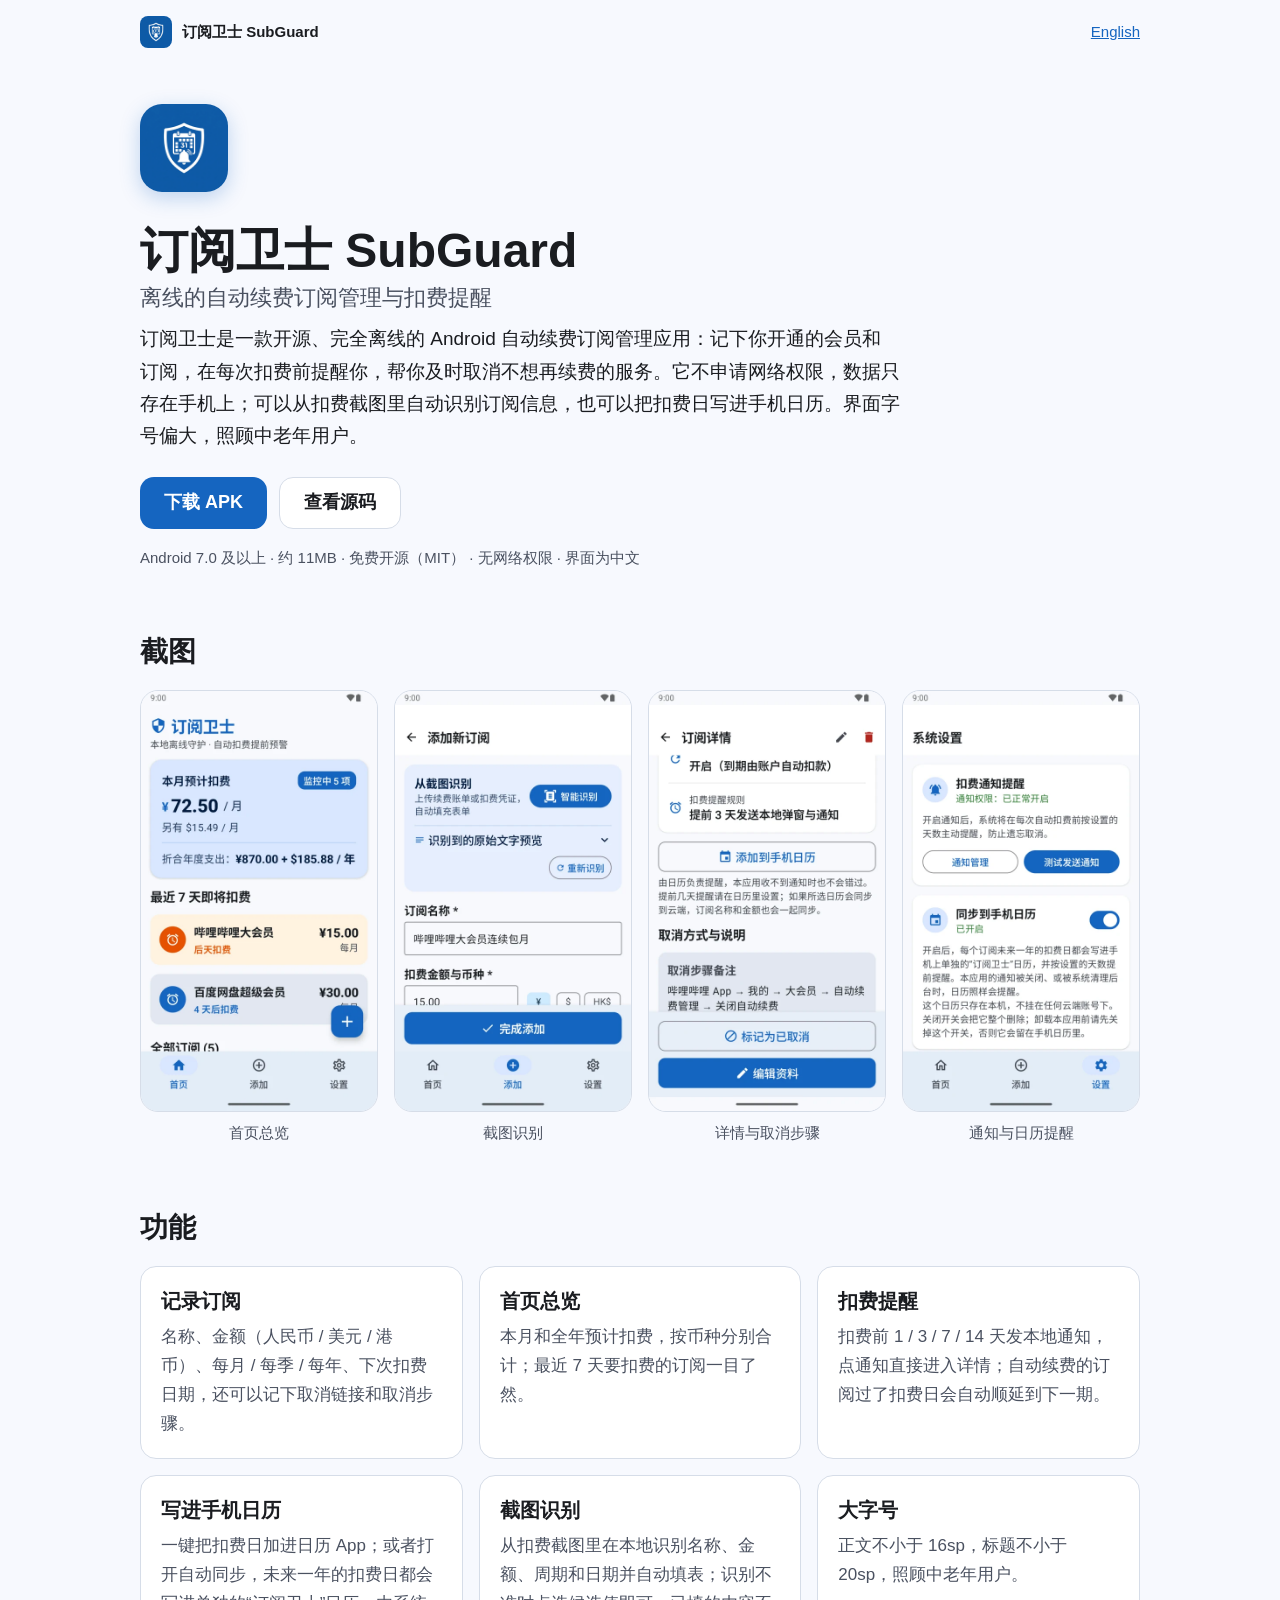
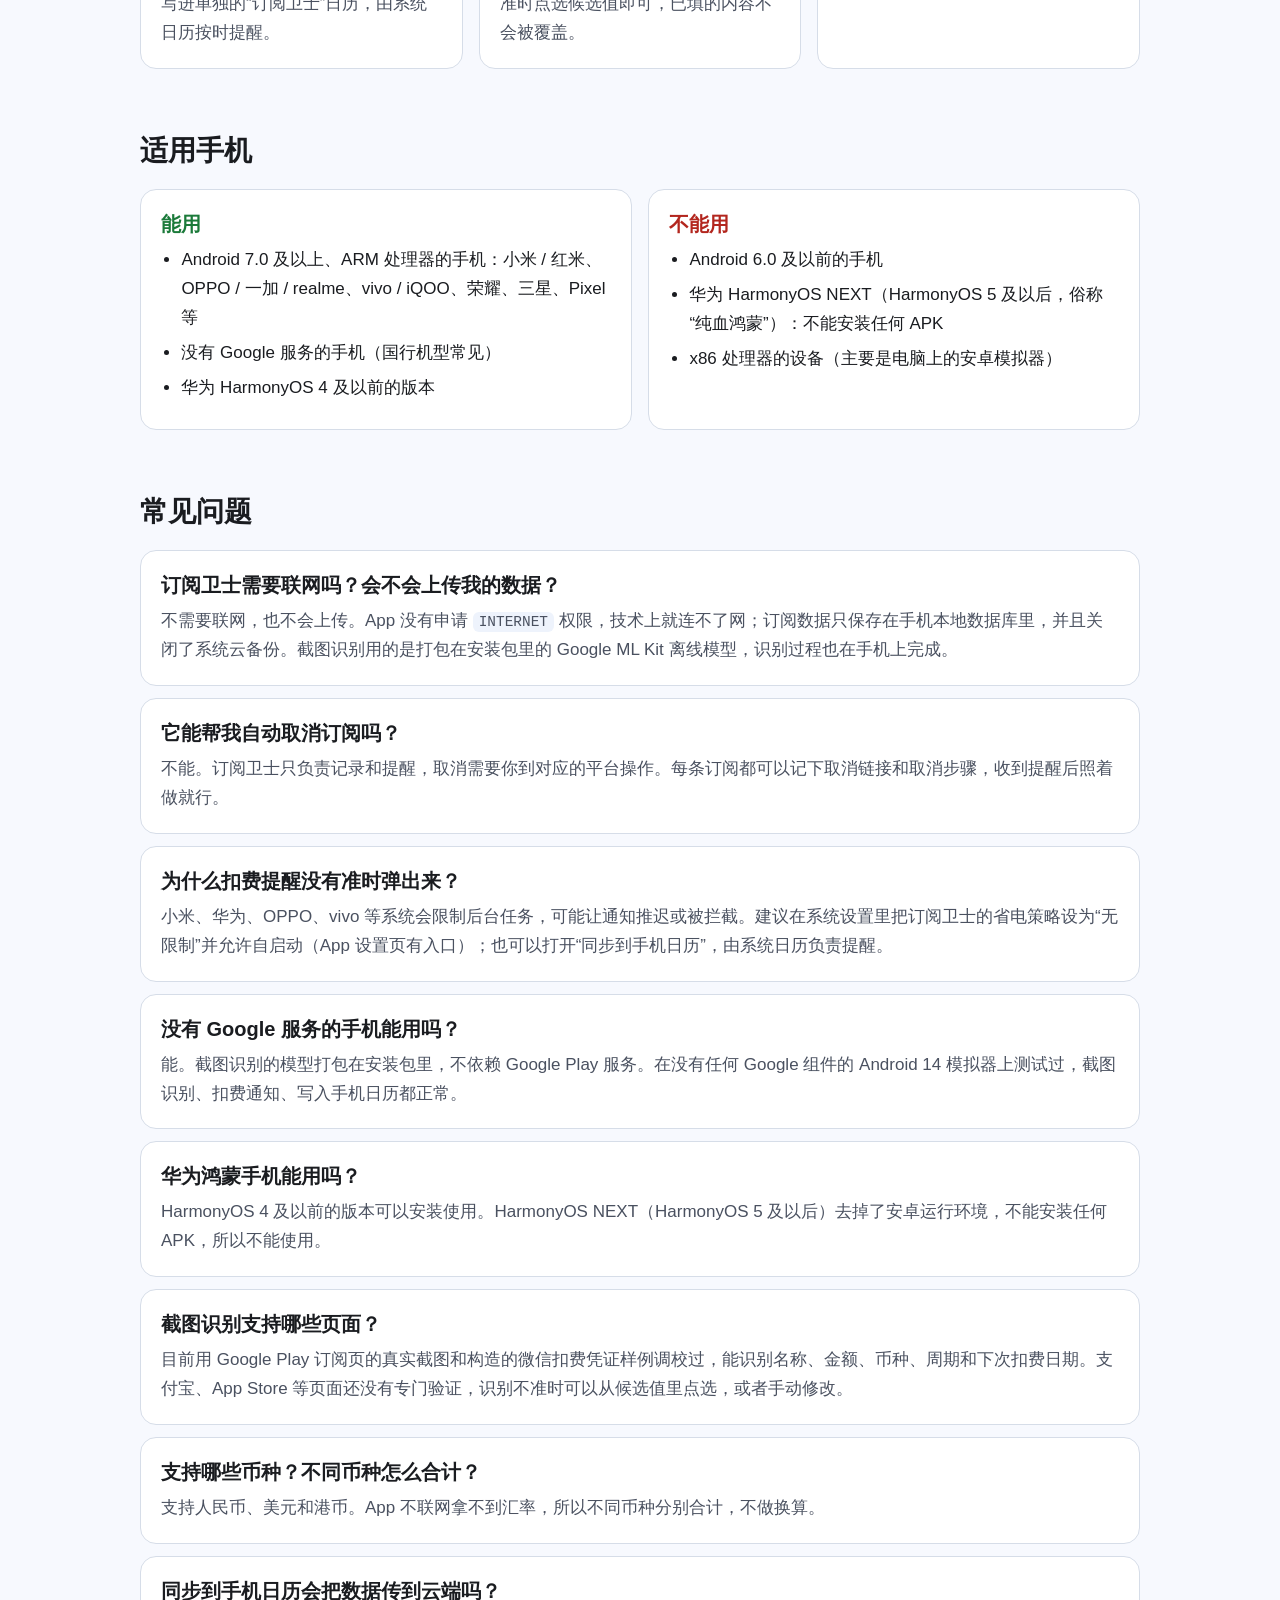
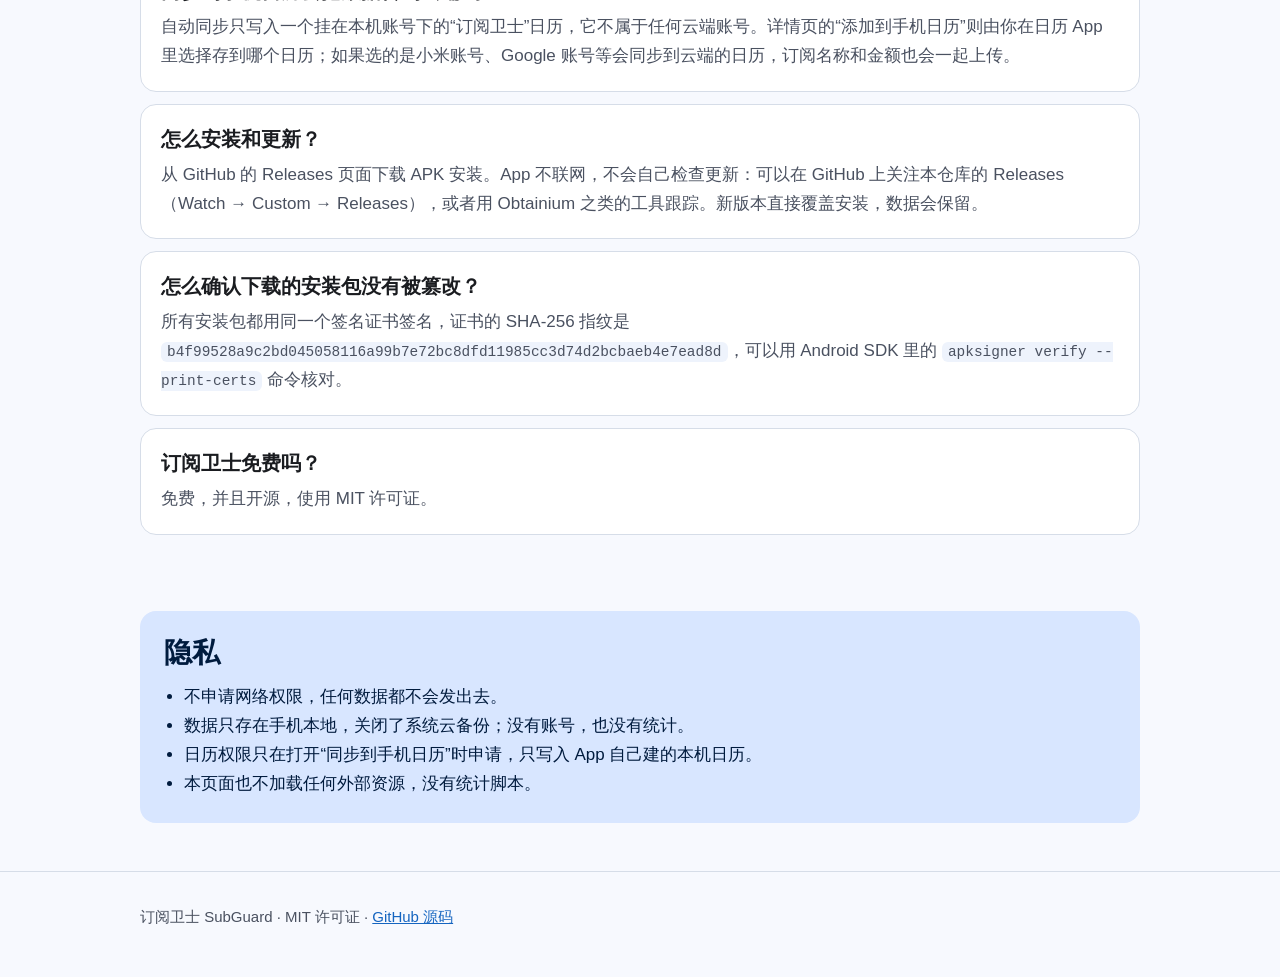
<file: docs/index.html>
<!doctype html>
<html lang="zh-CN">
<head>
  <meta charset="utf-8">
  <meta name="viewport" content="width=device-width, initial-scale=1">
  <title>订阅卫士 SubGuard：离线的 Android 自动续费订阅管理与扣费提醒 App</title>
  <meta name="description" content="订阅卫士是一款开源、完全离线的 Android 自动续费订阅管理应用：记录会员订阅，扣费前提醒，支持截图识别和手机日历提醒，不申请网络权限，数据只存在手机上。免费下载 APK。">
  <link rel="canonical" href="https://ike-li.github.io/subscription-charge-guardian/">
  <link rel="alternate" hreflang="zh-CN" href="https://ike-li.github.io/subscription-charge-guardian/">
  <link rel="alternate" hreflang="en" href="https://ike-li.github.io/subscription-charge-guardian/en/">
  <link rel="alternate" hreflang="x-default" href="https://ike-li.github.io/subscription-charge-guardian/">
  <meta name="theme-color" content="#1565c0">
  <link rel="icon" type="image/png" href="icon.png">
  <link rel="apple-touch-icon" href="icon.png">
  <meta property="og:type" content="website">
  <meta property="og:site_name" content="订阅卫士 SubGuard">
  <meta property="og:locale" content="zh_CN">
  <meta property="og:title" content="订阅卫士 SubGuard：离线的 Android 自动续费订阅管理与扣费提醒 App">
  <meta property="og:description" content="订阅卫士是一款开源、完全离线的 Android 自动续费订阅管理应用：记录会员订阅，扣费前提醒，支持截图识别和手机日历提醒，不申请网络权限，数据只存在手机上。免费下载 APK。">
  <meta property="og:url" content="https://ike-li.github.io/subscription-charge-guardian/">
  <meta property="og:image" content="https://ike-li.github.io/subscription-charge-guardian/social-preview.png">
  <meta property="og:image:width" content="1280">
  <meta property="og:image:height" content="640">
  <meta name="twitter:card" content="summary_large_image">
  <link rel="stylesheet" href="style.css">
  <script type="application/ld+json">
{
  "@context": "https://schema.org",
  "@graph": [
    {
      "@type": "SoftwareApplication",
      "name": "订阅卫士",
      "alternateName": "SubGuard",
      "description": "订阅卫士是一款开源、完全离线的 Android 自动续费订阅管理应用：记录会员订阅，扣费前提醒，支持截图识别和手机日历提醒，不申请网络权限，数据只存在手机上。免费下载 APK。",
      "url": "https://ike-li.github.io/subscription-charge-guardian/",
      "image": "https://ike-li.github.io/subscription-charge-guardian/icon.png",
      "screenshot": [
        "https://ike-li.github.io/subscription-charge-guardian/screenshots/home.webp",
        "https://ike-li.github.io/subscription-charge-guardian/screenshots/ocr.webp",
        "https://ike-li.github.io/subscription-charge-guardian/screenshots/detail.webp",
        "https://ike-li.github.io/subscription-charge-guardian/screenshots/settings.webp"
      ],
      "applicationCategory": "FinanceApplication",
      "operatingSystem": "Android 7.0 及以上",
      "downloadUrl": "https://github.com/Ike-li/subscription-charge-guardian/releases/latest",
      "fileSize": "11MB",
      "isAccessibleForFree": true,
      "offers": {
        "@type": "Offer",
        "price": "0",
        "priceCurrency": "USD"
      },
      "license": "https://opensource.org/licenses/MIT",
      "author": {
        "@type": "Person",
        "name": "Ike-li",
        "url": "https://github.com/Ike-li"
      },
      "sameAs": [
        "https://github.com/Ike-li/subscription-charge-guardian"
      ],
      "inLanguage": "zh-CN"
    },
    {
      "@type": "FAQPage",
      "inLanguage": "zh-CN",
      "mainEntity": [
        {
          "@type": "Question",
          "name": "订阅卫士需要联网吗？会不会上传我的数据？",
          "acceptedAnswer": {
            "@type": "Answer",
            "text": "不需要联网，也不会上传。App 没有申请 INTERNET 权限，技术上就连不了网；订阅数据只保存在手机本地数据库里，并且关闭了系统云备份。截图识别用的是打包在安装包里的 Google ML Kit 离线模型，识别过程也在手机上完成。"
          }
        },
        {
          "@type": "Question",
          "name": "它能帮我自动取消订阅吗？",
          "acceptedAnswer": {
            "@type": "Answer",
            "text": "不能。订阅卫士只负责记录和提醒，取消需要你到对应的平台操作。每条订阅都可以记下取消链接和取消步骤，收到提醒后照着做就行。"
          }
        },
        {
          "@type": "Question",
          "name": "为什么扣费提醒没有准时弹出来？",
          "acceptedAnswer": {
            "@type": "Answer",
            "text": "小米、华为、OPPO、vivo 等系统会限制后台任务，可能让通知推迟或被拦截。建议在系统设置里把订阅卫士的省电策略设为“无限制”并允许自启动（App 设置页有入口）；也可以打开“同步到手机日历”，由系统日历负责提醒。"
          }
        },
        {
          "@type": "Question",
          "name": "没有 Google 服务的手机能用吗？",
          "acceptedAnswer": {
            "@type": "Answer",
            "text": "能。截图识别的模型打包在安装包里，不依赖 Google Play 服务。在没有任何 Google 组件的 Android 14 模拟器上测试过，截图识别、扣费通知、写入手机日历都正常。"
          }
        },
        {
          "@type": "Question",
          "name": "华为鸿蒙手机能用吗？",
          "acceptedAnswer": {
            "@type": "Answer",
            "text": "HarmonyOS 4 及以前的版本可以安装使用。HarmonyOS NEXT（HarmonyOS 5 及以后）去掉了安卓运行环境，不能安装任何 APK，所以不能使用。"
          }
        },
        {
          "@type": "Question",
          "name": "截图识别支持哪些页面？",
          "acceptedAnswer": {
            "@type": "Answer",
            "text": "目前用 Google Play 订阅页的真实截图和构造的微信扣费凭证样例调校过，能识别名称、金额、币种、周期和下次扣费日期。支付宝、App Store 等页面还没有专门验证，识别不准时可以从候选值里点选，或者手动修改。"
          }
        },
        {
          "@type": "Question",
          "name": "支持哪些币种？不同币种怎么合计？",
          "acceptedAnswer": {
            "@type": "Answer",
            "text": "支持人民币、美元和港币。App 不联网拿不到汇率，所以不同币种分别合计，不做换算。"
          }
        },
        {
          "@type": "Question",
          "name": "同步到手机日历会把数据传到云端吗？",
          "acceptedAnswer": {
            "@type": "Answer",
            "text": "自动同步只写入一个挂在本机账号下的“订阅卫士”日历，它不属于任何云端账号。详情页的“添加到手机日历”则由你在日历 App 里选择存到哪个日历；如果选的是小米账号、Google 账号等会同步到云端的日历，订阅名称和金额也会一起上传。"
          }
        },
        {
          "@type": "Question",
          "name": "怎么安装和更新？",
          "acceptedAnswer": {
            "@type": "Answer",
            "text": "从 GitHub 的 Releases 页面下载 APK 安装。App 不联网，不会自己检查更新：可以在 GitHub 上关注本仓库的 Releases（Watch → Custom → Releases），或者用 Obtainium 之类的工具跟踪。新版本直接覆盖安装，数据会保留。"
          }
        },
        {
          "@type": "Question",
          "name": "怎么确认下载的安装包没有被篡改？",
          "acceptedAnswer": {
            "@type": "Answer",
            "text": "所有安装包都用同一个签名证书签名，证书的 SHA-256 指纹是 b4f99528a9c2bd045058116a99b7e72bc8dfd11985cc3d74d2bcbaeb4e7ead8d，可以用 Android SDK 里的 apksigner verify --print-certs 命令核对。"
          }
        },
        {
          "@type": "Question",
          "name": "订阅卫士免费吗？",
          "acceptedAnswer": {
            "@type": "Answer",
            "text": "免费，并且开源，使用 MIT 许可证。"
          }
        }
      ]
    }
  ]
}
  </script>
</head>
<body>
  <div class="wrap">
    <nav class="topbar">
      <a class="brand" href=""><img src="icon.png" width="32" height="32" alt="">订阅卫士 SubGuard</a>
      <a href="en/" hreflang="en">English</a>
    </nav>
  </div>
  <main class="wrap">
    <header class="hero">
      <img class="icon" src="icon.png" width="88" height="88" alt="订阅卫士图标">
      <h1>订阅卫士 SubGuard<small>离线的自动续费订阅管理与扣费提醒</small></h1>
      <p class="lead">订阅卫士是一款开源、完全离线的 Android 自动续费订阅管理应用：记下你开通的会员和订阅，在每次扣费前提醒你，帮你及时取消不想再续费的服务。它不申请网络权限，数据只存在手机上；可以从扣费截图里自动识别订阅信息，也可以把扣费日写进手机日历。界面字号偏大，照顾中老年用户。</p>
      <div class="actions">
        <a class="btn btn-primary" href="https://github.com/Ike-li/subscription-charge-guardian/releases/latest">下载 APK</a>
        <a class="btn btn-outline" href="https://github.com/Ike-li/subscription-charge-guardian">查看源码</a>
      </div>
      <p class="facts">Android 7.0 及以上 · 约 11MB · 免费开源（MIT） · 无网络权限 · 界面为中文</p>
    </header>

    <section aria-labelledby="shots">
      <h2 id="shots">截图</h2>
      <div class="shots">
      <figure><img src="screenshots/home.webp" width="540" height="960" alt="订阅卫士首页：本月预计扣费 ¥72.50，另有 $15.49；最近 7 天即将扣费的哔哩哔哩大会员和百度网盘超级会员"><figcaption>首页总览</figcaption></figure>
      <figure><img src="screenshots/ocr.webp" width="540" height="960" alt="截图识别：从微信扣费凭证截图自动填入订阅名称“哔哩哔哩大会员连续包月”和金额 15.00 元" loading="lazy"><figcaption>截图识别</figcaption></figure>
      <figure><img src="screenshots/detail.webp" width="540" height="960" alt="订阅详情页：“添加到手机日历”按钮，以及记下的取消自动续费步骤" loading="lazy"><figcaption>详情与取消步骤</figcaption></figure>
      <figure><img src="screenshots/settings.webp" width="540" height="960" alt="设置页：扣费通知提醒，以及已开启的“同步到手机日历”开关" loading="lazy"><figcaption>通知与日历提醒</figcaption></figure>
      </div>
    </section>

    <section aria-labelledby="features">
      <h2 id="features">功能</h2>
      <div class="cards">
      <div class="card"><h3>记录订阅</h3><p>名称、金额（人民币 / 美元 / 港币）、每月 / 每季 / 每年、下次扣费日期，还可以记下取消链接和取消步骤。</p></div>
      <div class="card"><h3>首页总览</h3><p>本月和全年预计扣费，按币种分别合计；最近 7 天要扣费的订阅一目了然。</p></div>
      <div class="card"><h3>扣费提醒</h3><p>扣费前 1 / 3 / 7 / 14 天发本地通知，点通知直接进入详情；自动续费的订阅过了扣费日会自动顺延到下一期。</p></div>
      <div class="card"><h3>写进手机日历</h3><p>一键把扣费日加进日历 App；或者打开自动同步，未来一年的扣费日都会写进单独的“订阅卫士”日历，由系统日历按时提醒。</p></div>
      <div class="card"><h3>截图识别</h3><p>从扣费截图里在本地识别名称、金额、周期和日期并自动填表；识别不准时点选候选值即可，已填的内容不会被覆盖。</p></div>
      <div class="card"><h3>大字号</h3><p>正文不小于 16sp，标题不小于 20sp，照顾中老年用户。</p></div>
      </div>
    </section>

    <section aria-labelledby="compat">
      <h2 id="compat">适用手机</h2>
      <div class="compat">
        <div class="card ok"><h3>能用</h3><ul>
          <li>Android 7.0 及以上、ARM 处理器的手机：小米 / 红米、OPPO / 一加 / realme、vivo / iQOO、荣耀、三星、Pixel 等</li>
          <li>没有 Google 服务的手机（国行机型常见）</li>
          <li>华为 HarmonyOS 4 及以前的版本</li>
        </ul></div>
        <div class="card no"><h3>不能用</h3><ul>
          <li>Android 6.0 及以前的手机</li>
          <li>华为 HarmonyOS NEXT（HarmonyOS 5 及以后，俗称“纯血鸿蒙”）：不能安装任何 APK</li>
          <li>x86 处理器的设备（主要是电脑上的安卓模拟器）</li>
        </ul></div>
      </div>
    </section>

    <section class="faq" aria-labelledby="faq">
      <h2 id="faq">常见问题</h2>
      <div class="item"><h3>订阅卫士需要联网吗？会不会上传我的数据？</h3><p>不需要联网，也不会上传。App 没有申请 <code>INTERNET</code> 权限，技术上就连不了网；订阅数据只保存在手机本地数据库里，并且关闭了系统云备份。截图识别用的是打包在安装包里的 Google ML Kit 离线模型，识别过程也在手机上完成。</p></div>
      <div class="item"><h3>它能帮我自动取消订阅吗？</h3><p>不能。订阅卫士只负责记录和提醒，取消需要你到对应的平台操作。每条订阅都可以记下取消链接和取消步骤，收到提醒后照着做就行。</p></div>
      <div class="item"><h3>为什么扣费提醒没有准时弹出来？</h3><p>小米、华为、OPPO、vivo 等系统会限制后台任务，可能让通知推迟或被拦截。建议在系统设置里把订阅卫士的省电策略设为“无限制”并允许自启动（App 设置页有入口）；也可以打开“同步到手机日历”，由系统日历负责提醒。</p></div>
      <div class="item"><h3>没有 Google 服务的手机能用吗？</h3><p>能。截图识别的模型打包在安装包里，不依赖 Google Play 服务。在没有任何 Google 组件的 Android 14 模拟器上测试过，截图识别、扣费通知、写入手机日历都正常。</p></div>
      <div class="item"><h3>华为鸿蒙手机能用吗？</h3><p>HarmonyOS 4 及以前的版本可以安装使用。HarmonyOS NEXT（HarmonyOS 5 及以后）去掉了安卓运行环境，不能安装任何 APK，所以不能使用。</p></div>
      <div class="item"><h3>截图识别支持哪些页面？</h3><p>目前用 Google Play 订阅页的真实截图和构造的微信扣费凭证样例调校过，能识别名称、金额、币种、周期和下次扣费日期。支付宝、App Store 等页面还没有专门验证，识别不准时可以从候选值里点选，或者手动修改。</p></div>
      <div class="item"><h3>支持哪些币种？不同币种怎么合计？</h3><p>支持人民币、美元和港币。App 不联网拿不到汇率，所以不同币种分别合计，不做换算。</p></div>
      <div class="item"><h3>同步到手机日历会把数据传到云端吗？</h3><p>自动同步只写入一个挂在本机账号下的“订阅卫士”日历，它不属于任何云端账号。详情页的“添加到手机日历”则由你在日历 App 里选择存到哪个日历；如果选的是小米账号、Google 账号等会同步到云端的日历，订阅名称和金额也会一起上传。</p></div>
      <div class="item"><h3>怎么安装和更新？</h3><p>从 GitHub 的 Releases 页面下载 APK 安装。App 不联网，不会自己检查更新：可以在 GitHub 上关注本仓库的 Releases（Watch → Custom → Releases），或者用 Obtainium 之类的工具跟踪。新版本直接覆盖安装，数据会保留。</p></div>
      <div class="item"><h3>怎么确认下载的安装包没有被篡改？</h3><p>所有安装包都用同一个签名证书签名，证书的 SHA-256 指纹是 <code>b4f99528a9c2bd045058116a99b7e72bc8dfd11985cc3d74d2bcbaeb4e7ead8d</code>，可以用 Android SDK 里的 <code>apksigner verify --print-certs</code> 命令核对。</p></div>
      <div class="item"><h3>订阅卫士免费吗？</h3><p>免费，并且开源，使用 MIT 许可证。</p></div>
    </section>

    <section>
      <div class="privacy">
        <h2>隐私</h2>
        <ul>
        <li>不申请网络权限，任何数据都不会发出去。</li>
        <li>数据只存在手机本地，关闭了系统云备份；没有账号，也没有统计。</li>
        <li>日历权限只在打开“同步到手机日历”时申请，只写入 App 自己建的本机日历。</li>
        <li>本页面也不加载任何外部资源，没有统计脚本。</li>
        </ul>
      </div>
    </section>
  </main>
  <footer>
    <div class="wrap">订阅卫士 SubGuard · MIT 许可证 · <a href="https://github.com/Ike-li/subscription-charge-guardian">GitHub 源码</a></div>
  </footer>
</body>
</html>
</file>
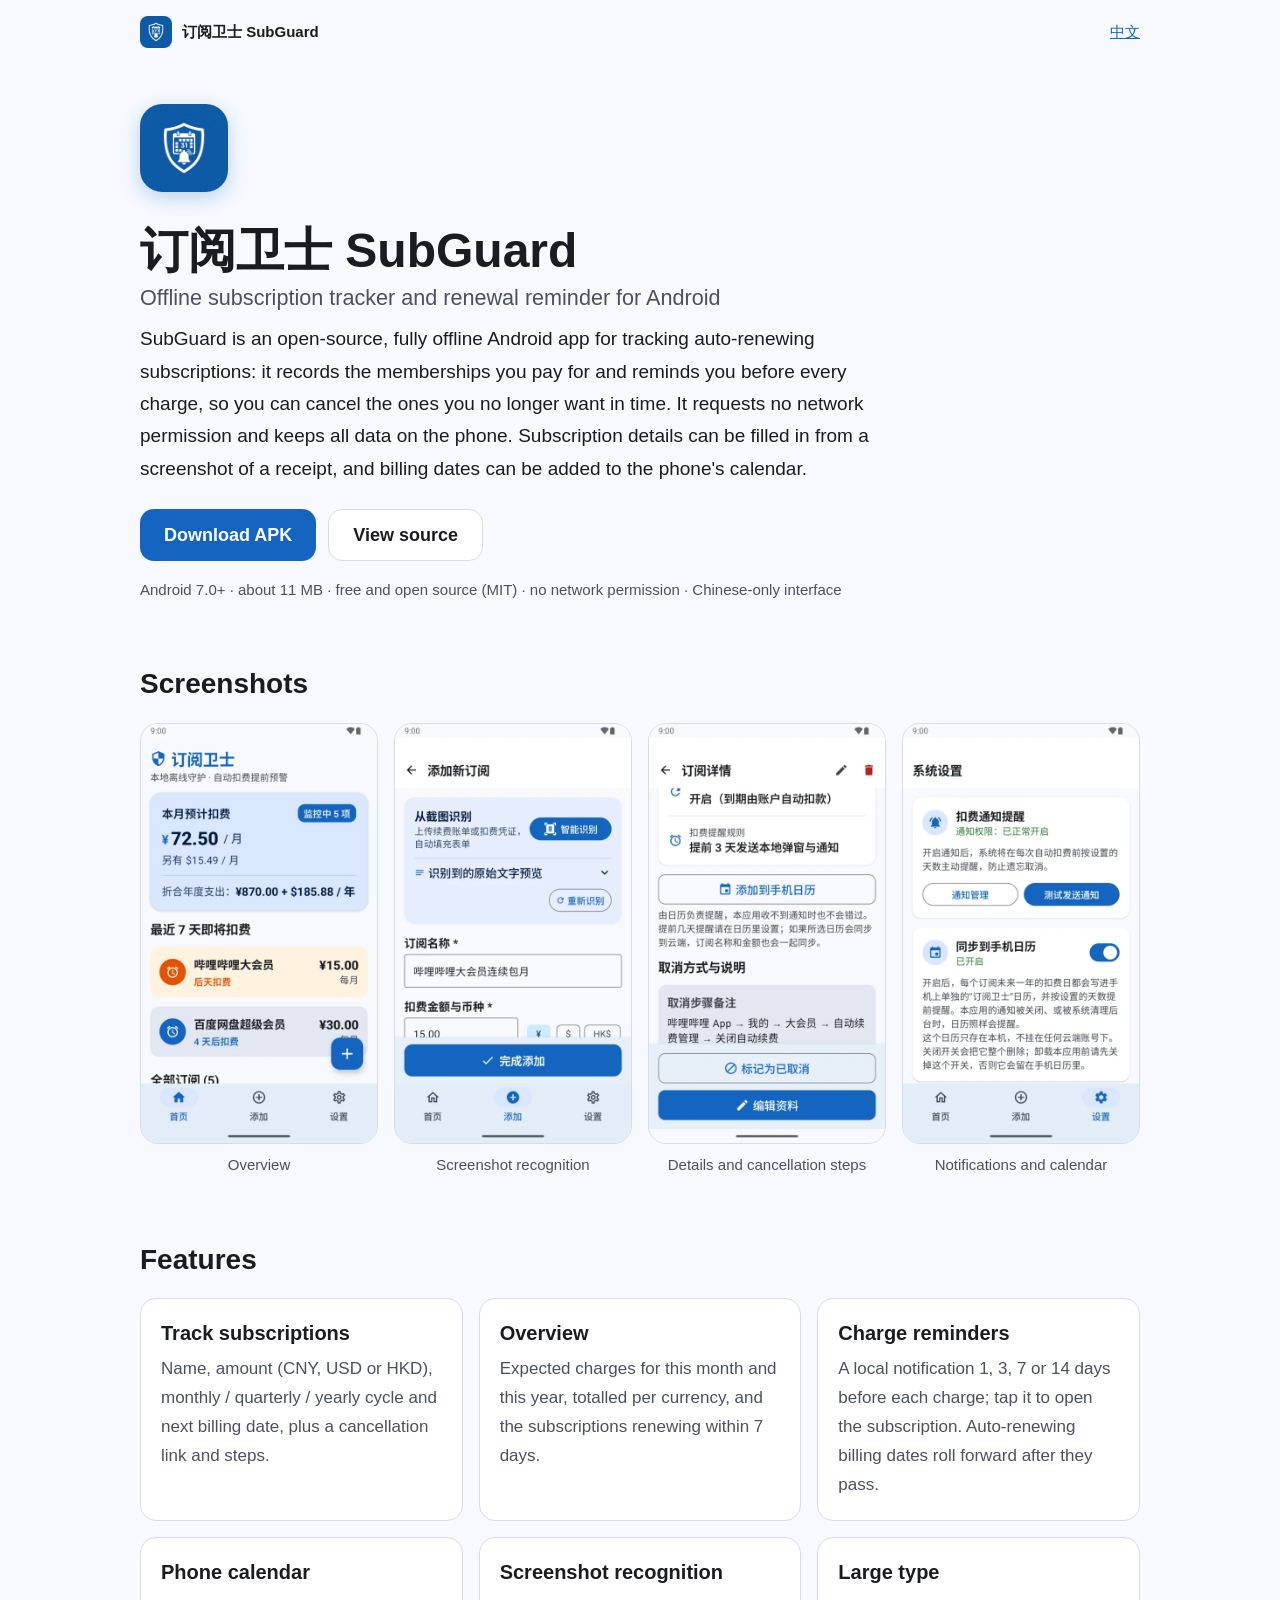
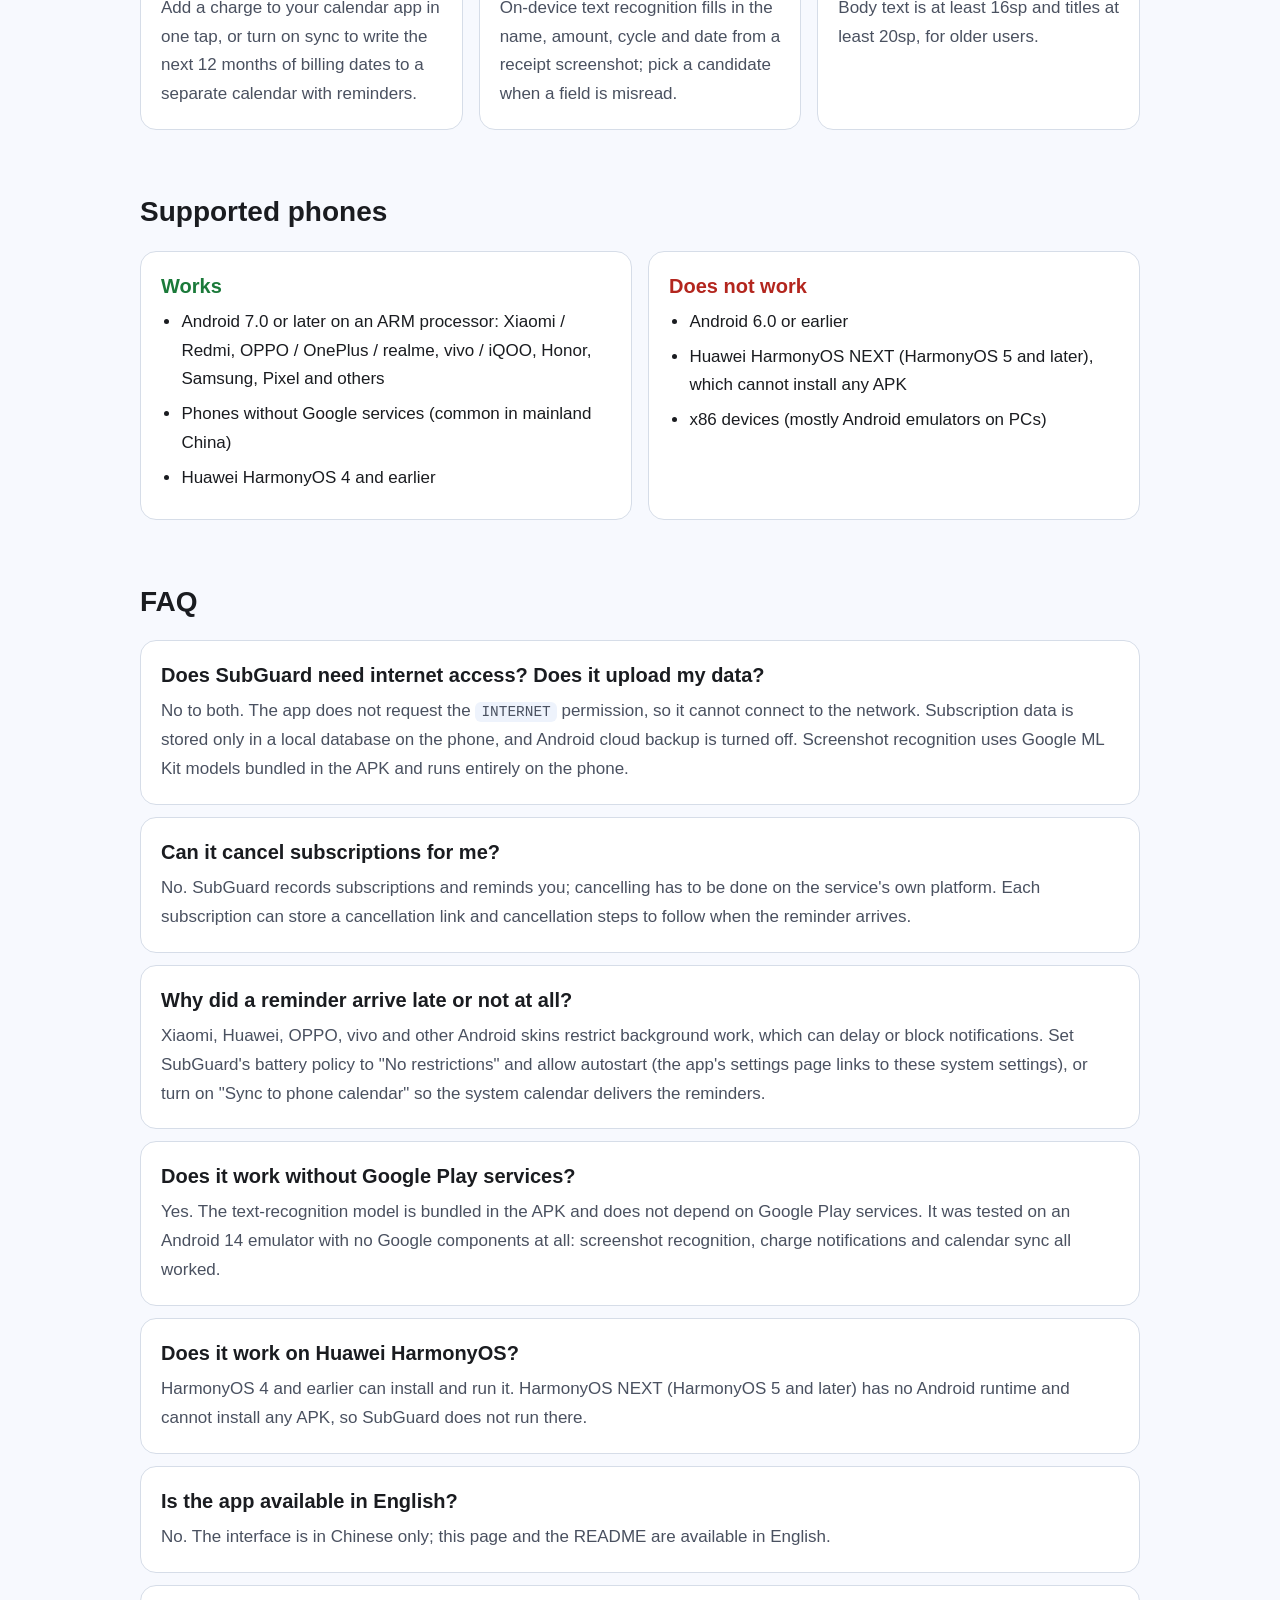
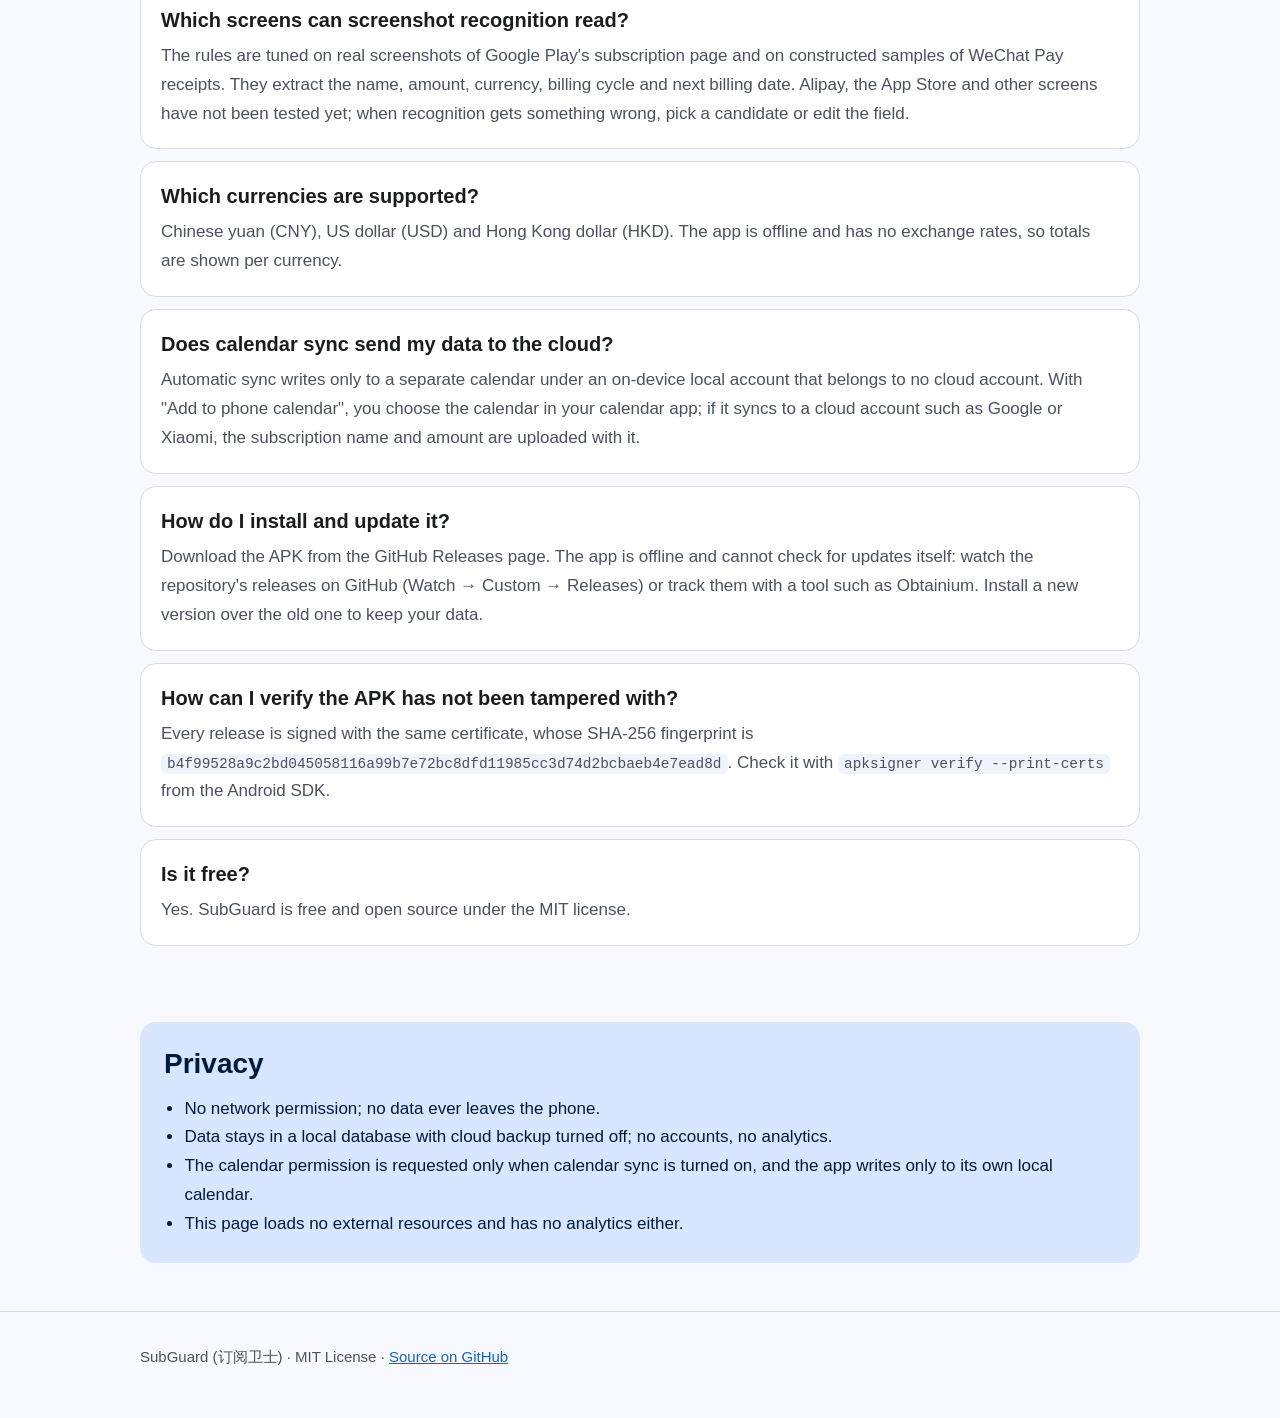
<file: docs/en/index.html>
<!doctype html>
<html lang="en">
<head>
  <meta charset="utf-8">
  <meta name="viewport" content="width=device-width, initial-scale=1">
  <title>SubGuard (订阅卫士): offline subscription tracker and renewal reminder for Android</title>
  <meta name="description" content="SubGuard is an open-source, fully offline Android app that tracks auto-renewing subscriptions and reminds you before each charge, with screenshot recognition and phone-calendar reminders. No network permission; data stays on the phone. Chinese UI.">
  <link rel="canonical" href="https://ike-li.github.io/subscription-charge-guardian/en/">
  <link rel="alternate" hreflang="zh-CN" href="https://ike-li.github.io/subscription-charge-guardian/">
  <link rel="alternate" hreflang="en" href="https://ike-li.github.io/subscription-charge-guardian/en/">
  <link rel="alternate" hreflang="x-default" href="https://ike-li.github.io/subscription-charge-guardian/">
  <meta name="theme-color" content="#1565c0">
  <link rel="icon" type="image/png" href="../icon.png">
  <link rel="apple-touch-icon" href="../icon.png">
  <meta property="og:type" content="website">
  <meta property="og:site_name" content="订阅卫士 SubGuard">
  <meta property="og:locale" content="en_US">
  <meta property="og:title" content="SubGuard (订阅卫士): offline subscription tracker and renewal reminder for Android">
  <meta property="og:description" content="SubGuard is an open-source, fully offline Android app that tracks auto-renewing subscriptions and reminds you before each charge, with screenshot recognition and phone-calendar reminders. No network permission; data stays on the phone. Chinese UI.">
  <meta property="og:url" content="https://ike-li.github.io/subscription-charge-guardian/en/">
  <meta property="og:image" content="https://ike-li.github.io/subscription-charge-guardian/social-preview.png">
  <meta property="og:image:width" content="1280">
  <meta property="og:image:height" content="640">
  <meta name="twitter:card" content="summary_large_image">
  <link rel="stylesheet" href="../style.css">
  <script type="application/ld+json">
{
  "@context": "https://schema.org",
  "@graph": [
    {
      "@type": "SoftwareApplication",
      "name": "订阅卫士",
      "alternateName": "SubGuard",
      "description": "SubGuard is an open-source, fully offline Android app that tracks auto-renewing subscriptions and reminds you before each charge, with screenshot recognition and phone-calendar reminders. No network permission; data stays on the phone. Chinese UI.",
      "url": "https://ike-li.github.io/subscription-charge-guardian/en/",
      "image": "https://ike-li.github.io/subscription-charge-guardian/icon.png",
      "screenshot": [
        "https://ike-li.github.io/subscription-charge-guardian/screenshots/home.webp",
        "https://ike-li.github.io/subscription-charge-guardian/screenshots/ocr.webp",
        "https://ike-li.github.io/subscription-charge-guardian/screenshots/detail.webp",
        "https://ike-li.github.io/subscription-charge-guardian/screenshots/settings.webp"
      ],
      "applicationCategory": "FinanceApplication",
      "operatingSystem": "Android 7.0 or later",
      "downloadUrl": "https://github.com/Ike-li/subscription-charge-guardian/releases/latest",
      "fileSize": "11MB",
      "isAccessibleForFree": true,
      "offers": {
        "@type": "Offer",
        "price": "0",
        "priceCurrency": "USD"
      },
      "license": "https://opensource.org/licenses/MIT",
      "author": {
        "@type": "Person",
        "name": "Ike-li",
        "url": "https://github.com/Ike-li"
      },
      "sameAs": [
        "https://github.com/Ike-li/subscription-charge-guardian"
      ],
      "inLanguage": "zh-CN"
    },
    {
      "@type": "FAQPage",
      "inLanguage": "en",
      "mainEntity": [
        {
          "@type": "Question",
          "name": "Does SubGuard need internet access? Does it upload my data?",
          "acceptedAnswer": {
            "@type": "Answer",
            "text": "No to both. The app does not request the INTERNET permission, so it cannot connect to the network. Subscription data is stored only in a local database on the phone, and Android cloud backup is turned off. Screenshot recognition uses Google ML Kit models bundled in the APK and runs entirely on the phone."
          }
        },
        {
          "@type": "Question",
          "name": "Can it cancel subscriptions for me?",
          "acceptedAnswer": {
            "@type": "Answer",
            "text": "No. SubGuard records subscriptions and reminds you; cancelling has to be done on the service's own platform. Each subscription can store a cancellation link and cancellation steps to follow when the reminder arrives."
          }
        },
        {
          "@type": "Question",
          "name": "Why did a reminder arrive late or not at all?",
          "acceptedAnswer": {
            "@type": "Answer",
            "text": "Xiaomi, Huawei, OPPO, vivo and other Android skins restrict background work, which can delay or block notifications. Set SubGuard's battery policy to \"No restrictions\" and allow autostart (the app's settings page links to these system settings), or turn on \"Sync to phone calendar\" so the system calendar delivers the reminders."
          }
        },
        {
          "@type": "Question",
          "name": "Does it work without Google Play services?",
          "acceptedAnswer": {
            "@type": "Answer",
            "text": "Yes. The text-recognition model is bundled in the APK and does not depend on Google Play services. It was tested on an Android 14 emulator with no Google components at all: screenshot recognition, charge notifications and calendar sync all worked."
          }
        },
        {
          "@type": "Question",
          "name": "Does it work on Huawei HarmonyOS?",
          "acceptedAnswer": {
            "@type": "Answer",
            "text": "HarmonyOS 4 and earlier can install and run it. HarmonyOS NEXT (HarmonyOS 5 and later) has no Android runtime and cannot install any APK, so SubGuard does not run there."
          }
        },
        {
          "@type": "Question",
          "name": "Is the app available in English?",
          "acceptedAnswer": {
            "@type": "Answer",
            "text": "No. The interface is in Chinese only; this page and the README are available in English."
          }
        },
        {
          "@type": "Question",
          "name": "Which screens can screenshot recognition read?",
          "acceptedAnswer": {
            "@type": "Answer",
            "text": "The rules are tuned on real screenshots of Google Play's subscription page and on constructed samples of WeChat Pay receipts. They extract the name, amount, currency, billing cycle and next billing date. Alipay, the App Store and other screens have not been tested yet; when recognition gets something wrong, pick a candidate or edit the field."
          }
        },
        {
          "@type": "Question",
          "name": "Which currencies are supported?",
          "acceptedAnswer": {
            "@type": "Answer",
            "text": "Chinese yuan (CNY), US dollar (USD) and Hong Kong dollar (HKD). The app is offline and has no exchange rates, so totals are shown per currency."
          }
        },
        {
          "@type": "Question",
          "name": "Does calendar sync send my data to the cloud?",
          "acceptedAnswer": {
            "@type": "Answer",
            "text": "Automatic sync writes only to a separate calendar under an on-device local account that belongs to no cloud account. With \"Add to phone calendar\", you choose the calendar in your calendar app; if it syncs to a cloud account such as Google or Xiaomi, the subscription name and amount are uploaded with it."
          }
        },
        {
          "@type": "Question",
          "name": "How do I install and update it?",
          "acceptedAnswer": {
            "@type": "Answer",
            "text": "Download the APK from the GitHub Releases page. The app is offline and cannot check for updates itself: watch the repository's releases on GitHub (Watch → Custom → Releases) or track them with a tool such as Obtainium. Install a new version over the old one to keep your data."
          }
        },
        {
          "@type": "Question",
          "name": "How can I verify the APK has not been tampered with?",
          "acceptedAnswer": {
            "@type": "Answer",
            "text": "Every release is signed with the same certificate, whose SHA-256 fingerprint is b4f99528a9c2bd045058116a99b7e72bc8dfd11985cc3d74d2bcbaeb4e7ead8d. Check it with apksigner verify --print-certs from the Android SDK."
          }
        },
        {
          "@type": "Question",
          "name": "Is it free?",
          "acceptedAnswer": {
            "@type": "Answer",
            "text": "Yes. SubGuard is free and open source under the MIT license."
          }
        }
      ]
    }
  ]
}
  </script>
</head>
<body>
  <div class="wrap">
    <nav class="topbar">
      <a class="brand" href="../"><img src="../icon.png" width="32" height="32" alt="">订阅卫士 SubGuard</a>
      <a href="../" hreflang="zh-CN">中文</a>
    </nav>
  </div>
  <main class="wrap">
    <header class="hero">
      <img class="icon" src="../icon.png" width="88" height="88" alt="SubGuard icon">
      <h1>订阅卫士 SubGuard<small>Offline subscription tracker and renewal reminder for Android</small></h1>
      <p class="lead">SubGuard is an open-source, fully offline Android app for tracking auto-renewing subscriptions: it records the memberships you pay for and reminds you before every charge, so you can cancel the ones you no longer want in time. It requests no network permission and keeps all data on the phone. Subscription details can be filled in from a screenshot of a receipt, and billing dates can be added to the phone&#x27;s calendar.</p>
      <div class="actions">
        <a class="btn btn-primary" href="https://github.com/Ike-li/subscription-charge-guardian/releases/latest">Download APK</a>
        <a class="btn btn-outline" href="https://github.com/Ike-li/subscription-charge-guardian">View source</a>
      </div>
      <p class="facts">Android 7.0+ · about 11 MB · free and open source (MIT) · no network permission · Chinese-only interface</p>
    </header>

    <section aria-labelledby="shots">
      <h2 id="shots">Screenshots</h2>
      <div class="shots">
      <figure><img src="../screenshots/home.webp" width="540" height="960" alt="SubGuard home screen: ¥72.50 expected this month plus $15.49, and two subscriptions renewing within 7 days"><figcaption>Overview</figcaption></figure>
      <figure><img src="../screenshots/ocr.webp" width="540" height="960" alt="Screenshot recognition: the subscription name and the amount 15.00 filled in from a WeChat Pay receipt" loading="lazy"><figcaption>Screenshot recognition</figcaption></figure>
      <figure><img src="../screenshots/detail.webp" width="540" height="960" alt="Subscription details: the Add to phone calendar button and saved steps for cancelling auto-renewal" loading="lazy"><figcaption>Details and cancellation steps</figcaption></figure>
      <figure><img src="../screenshots/settings.webp" width="540" height="960" alt="Settings: charge notifications and the enabled Sync to phone calendar switch" loading="lazy"><figcaption>Notifications and calendar</figcaption></figure>
      </div>
    </section>

    <section aria-labelledby="features">
      <h2 id="features">Features</h2>
      <div class="cards">
      <div class="card"><h3>Track subscriptions</h3><p>Name, amount (CNY, USD or HKD), monthly / quarterly / yearly cycle and next billing date, plus a cancellation link and steps.</p></div>
      <div class="card"><h3>Overview</h3><p>Expected charges for this month and this year, totalled per currency, and the subscriptions renewing within 7 days.</p></div>
      <div class="card"><h3>Charge reminders</h3><p>A local notification 1, 3, 7 or 14 days before each charge; tap it to open the subscription. Auto-renewing billing dates roll forward after they pass.</p></div>
      <div class="card"><h3>Phone calendar</h3><p>Add a charge to your calendar app in one tap, or turn on sync to write the next 12 months of billing dates to a separate calendar with reminders.</p></div>
      <div class="card"><h3>Screenshot recognition</h3><p>On-device text recognition fills in the name, amount, cycle and date from a receipt screenshot; pick a candidate when a field is misread.</p></div>
      <div class="card"><h3>Large type</h3><p>Body text is at least 16sp and titles at least 20sp, for older users.</p></div>
      </div>
    </section>

    <section aria-labelledby="compat">
      <h2 id="compat">Supported phones</h2>
      <div class="compat">
        <div class="card ok"><h3>Works</h3><ul>
          <li>Android 7.0 or later on an ARM processor: Xiaomi / Redmi, OPPO / OnePlus / realme, vivo / iQOO, Honor, Samsung, Pixel and others</li>
          <li>Phones without Google services (common in mainland China)</li>
          <li>Huawei HarmonyOS 4 and earlier</li>
        </ul></div>
        <div class="card no"><h3>Does not work</h3><ul>
          <li>Android 6.0 or earlier</li>
          <li>Huawei HarmonyOS NEXT (HarmonyOS 5 and later), which cannot install any APK</li>
          <li>x86 devices (mostly Android emulators on PCs)</li>
        </ul></div>
      </div>
    </section>

    <section class="faq" aria-labelledby="faq">
      <h2 id="faq">FAQ</h2>
      <div class="item"><h3>Does SubGuard need internet access? Does it upload my data?</h3><p>No to both. The app does not request the <code>INTERNET</code> permission, so it cannot connect to the network. Subscription data is stored only in a local database on the phone, and Android cloud backup is turned off. Screenshot recognition uses Google ML Kit models bundled in the APK and runs entirely on the phone.</p></div>
      <div class="item"><h3>Can it cancel subscriptions for me?</h3><p>No. SubGuard records subscriptions and reminds you; cancelling has to be done on the service&#x27;s own platform. Each subscription can store a cancellation link and cancellation steps to follow when the reminder arrives.</p></div>
      <div class="item"><h3>Why did a reminder arrive late or not at all?</h3><p>Xiaomi, Huawei, OPPO, vivo and other Android skins restrict background work, which can delay or block notifications. Set SubGuard&#x27;s battery policy to &quot;No restrictions&quot; and allow autostart (the app&#x27;s settings page links to these system settings), or turn on &quot;Sync to phone calendar&quot; so the system calendar delivers the reminders.</p></div>
      <div class="item"><h3>Does it work without Google Play services?</h3><p>Yes. The text-recognition model is bundled in the APK and does not depend on Google Play services. It was tested on an Android 14 emulator with no Google components at all: screenshot recognition, charge notifications and calendar sync all worked.</p></div>
      <div class="item"><h3>Does it work on Huawei HarmonyOS?</h3><p>HarmonyOS 4 and earlier can install and run it. HarmonyOS NEXT (HarmonyOS 5 and later) has no Android runtime and cannot install any APK, so SubGuard does not run there.</p></div>
      <div class="item"><h3>Is the app available in English?</h3><p>No. The interface is in Chinese only; this page and the README are available in English.</p></div>
      <div class="item"><h3>Which screens can screenshot recognition read?</h3><p>The rules are tuned on real screenshots of Google Play&#x27;s subscription page and on constructed samples of WeChat Pay receipts. They extract the name, amount, currency, billing cycle and next billing date. Alipay, the App Store and other screens have not been tested yet; when recognition gets something wrong, pick a candidate or edit the field.</p></div>
      <div class="item"><h3>Which currencies are supported?</h3><p>Chinese yuan (CNY), US dollar (USD) and Hong Kong dollar (HKD). The app is offline and has no exchange rates, so totals are shown per currency.</p></div>
      <div class="item"><h3>Does calendar sync send my data to the cloud?</h3><p>Automatic sync writes only to a separate calendar under an on-device local account that belongs to no cloud account. With &quot;Add to phone calendar&quot;, you choose the calendar in your calendar app; if it syncs to a cloud account such as Google or Xiaomi, the subscription name and amount are uploaded with it.</p></div>
      <div class="item"><h3>How do I install and update it?</h3><p>Download the APK from the GitHub Releases page. The app is offline and cannot check for updates itself: watch the repository&#x27;s releases on GitHub (Watch → Custom → Releases) or track them with a tool such as Obtainium. Install a new version over the old one to keep your data.</p></div>
      <div class="item"><h3>How can I verify the APK has not been tampered with?</h3><p>Every release is signed with the same certificate, whose SHA-256 fingerprint is <code>b4f99528a9c2bd045058116a99b7e72bc8dfd11985cc3d74d2bcbaeb4e7ead8d</code>. Check it with <code>apksigner verify --print-certs</code> from the Android SDK.</p></div>
      <div class="item"><h3>Is it free?</h3><p>Yes. SubGuard is free and open source under the MIT license.</p></div>
    </section>

    <section>
      <div class="privacy">
        <h2>Privacy</h2>
        <ul>
        <li>No network permission; no data ever leaves the phone.</li>
        <li>Data stays in a local database with cloud backup turned off; no accounts, no analytics.</li>
        <li>The calendar permission is requested only when calendar sync is turned on, and the app writes only to its own local calendar.</li>
        <li>This page loads no external resources and has no analytics either.</li>
        </ul>
      </div>
    </section>
  </main>
  <footer>
    <div class="wrap">SubGuard (订阅卫士) · MIT License · <a href="https://github.com/Ike-li/subscription-charge-guardian">Source on GitHub</a></div>
  </footer>
</body>
</html>
</file>
<file: docs/style.css>
:root {
  --bg: #f7f9fe;
  --surface: #ffffff;
  --surface-alt: #eef3fc;
  --text: #1a1c20;
  --text-muted: #4a5160;
  --primary: #1565c0;
  --on-primary: #ffffff;
  --primary-soft: #d8e6ff;
  --on-primary-soft: #001b3e;
  --border: #d6dde8;
  --ok: #1b7a3a;
  --no: #b3261e;
  --radius: 16px;
  color-scheme: light;
}

@media (prefers-color-scheme: dark) {
  :root {
    --bg: #111318;
    --surface: #1b1e24;
    --surface-alt: #22262e;
    --text: #e3e6ee;
    --text-muted: #aab1bf;
    --primary: #a8c8ff;
    --on-primary: #00315f;
    --primary-soft: #1d3a63;
    --on-primary-soft: #d8e6ff;
    --border: #343a45;
    --ok: #7bd88f;
    --no: #ffb4ab;
    color-scheme: dark;
  }
}

* { box-sizing: border-box; }

html { -webkit-text-size-adjust: 100%; }

body {
  margin: 0;
  background: var(--bg);
  color: var(--text);
  font: 17px/1.7 -apple-system, BlinkMacSystemFont, "PingFang SC", "Hiragino Sans GB",
    "Microsoft YaHei", "Noto Sans CJK SC", "Segoe UI", Roboto, sans-serif;
}

a { color: var(--primary); }

.wrap { max-width: 1040px; margin: 0 auto; padding: 0 20px; }

.topbar {
  display: flex;
  justify-content: space-between;
  align-items: center;
  padding: 16px 0;
  font-size: 15px;
}
.topbar .brand { display: flex; align-items: center; gap: 10px; font-weight: 600; color: var(--text); text-decoration: none; }
.topbar .brand img { width: 32px; height: 32px; border-radius: 8px; }

.hero { padding: 40px 0 32px; }
.hero .icon { width: 88px; height: 88px; border-radius: 22px; box-shadow: 0 6px 20px rgba(21, 101, 192, .25); }
.hero h1 { font-size: clamp(32px, 6vw, 48px); line-height: 1.2; margin: 20px 0 12px; }
.hero h1 small { display: block; font-size: .45em; font-weight: 500; color: var(--text-muted); margin-top: 6px; }
.hero .lead { font-size: 19px; max-width: 760px; margin: 0 0 24px; }
.hero .facts { color: var(--text-muted); font-size: 15px; margin: 16px 0 0; }

.actions { display: flex; flex-wrap: wrap; gap: 12px; }
.btn {
  display: inline-flex;
  align-items: center;
  justify-content: center;
  min-height: 52px;
  padding: 0 24px;
  border-radius: 14px;
  font-size: 18px;
  font-weight: 600;
  text-decoration: none;
}
.btn-primary { background: var(--primary); color: var(--on-primary); }
.btn-outline { border: 1.5px solid var(--border); color: var(--text); background: var(--surface); }

section { padding: 32px 0; }
h2 { font-size: 28px; line-height: 1.3; margin: 0 0 20px; }
h3 { font-size: 20px; line-height: 1.4; margin: 0 0 8px; }

.shots {
  display: grid;
  grid-template-columns: repeat(4, minmax(0, 1fr));
  gap: 16px;
  margin: 0;
}
.shots figure { margin: 0; }
.shots img {
  display: block;
  width: 100%;
  height: auto;
  border-radius: 18px;
  border: 1px solid var(--border);
  background: var(--surface);
}
.shots figcaption { text-align: center; font-size: 15px; color: var(--text-muted); margin-top: 8px; }

.cards { display: grid; grid-template-columns: repeat(auto-fit, minmax(280px, 1fr)); gap: 16px; }
.card {
  background: var(--surface);
  border: 1px solid var(--border);
  border-radius: var(--radius);
  padding: 20px;
}
.card p { margin: 0; color: var(--text-muted); }

.compat { display: grid; grid-template-columns: repeat(auto-fit, minmax(300px, 1fr)); gap: 16px; }
.compat ul { margin: 0; padding-left: 1.2em; }
.compat li { margin: 6px 0; }
.compat .ok h3 { color: var(--ok); }
.compat .no h3 { color: var(--no); }

.faq .item { background: var(--surface); border: 1px solid var(--border); border-radius: var(--radius); padding: 20px; margin-bottom: 12px; }
.faq .item p { margin: 0; color: var(--text-muted); }
code {
  font-family: ui-monospace, SFMono-Regular, Menlo, Consolas, monospace;
  font-size: .85em;
  background: var(--surface-alt);
  padding: 2px 6px;
  border-radius: 6px;
  overflow-wrap: anywhere;
}

.privacy { background: var(--primary-soft); color: var(--on-primary-soft); border-radius: var(--radius); padding: 24px; }
.privacy h2 { margin-bottom: 12px; }
.privacy ul { margin: 0; padding-left: 1.2em; }

footer { padding: 32px 0 48px; color: var(--text-muted); font-size: 15px; border-top: 1px solid var(--border); margin-top: 16px; }

@media (max-width: 720px) {
  body { font-size: 16px; }
  .hero { padding-top: 16px; }
  .hero .lead { font-size: 17px; }
  .shots { grid-template-columns: repeat(2, minmax(0, 1fr)); }
  h2 { font-size: 24px; }
}
</file>
